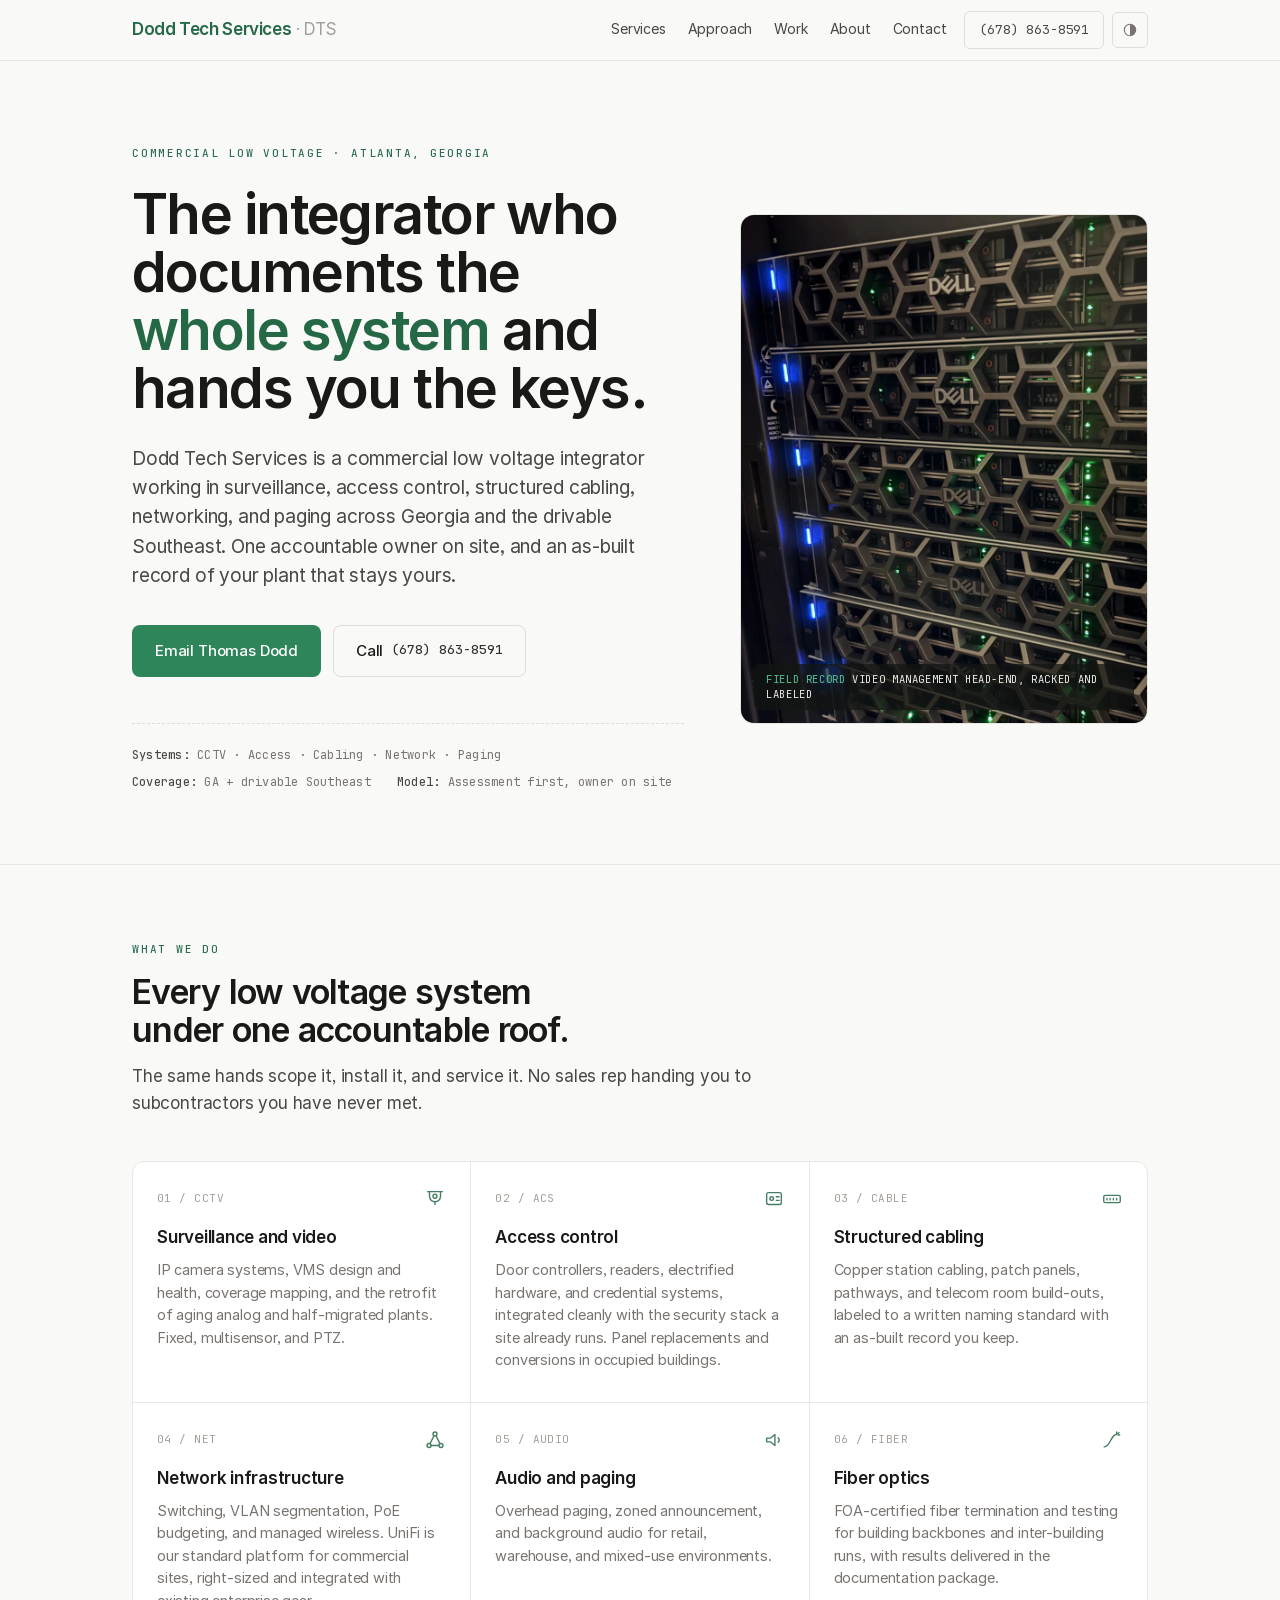
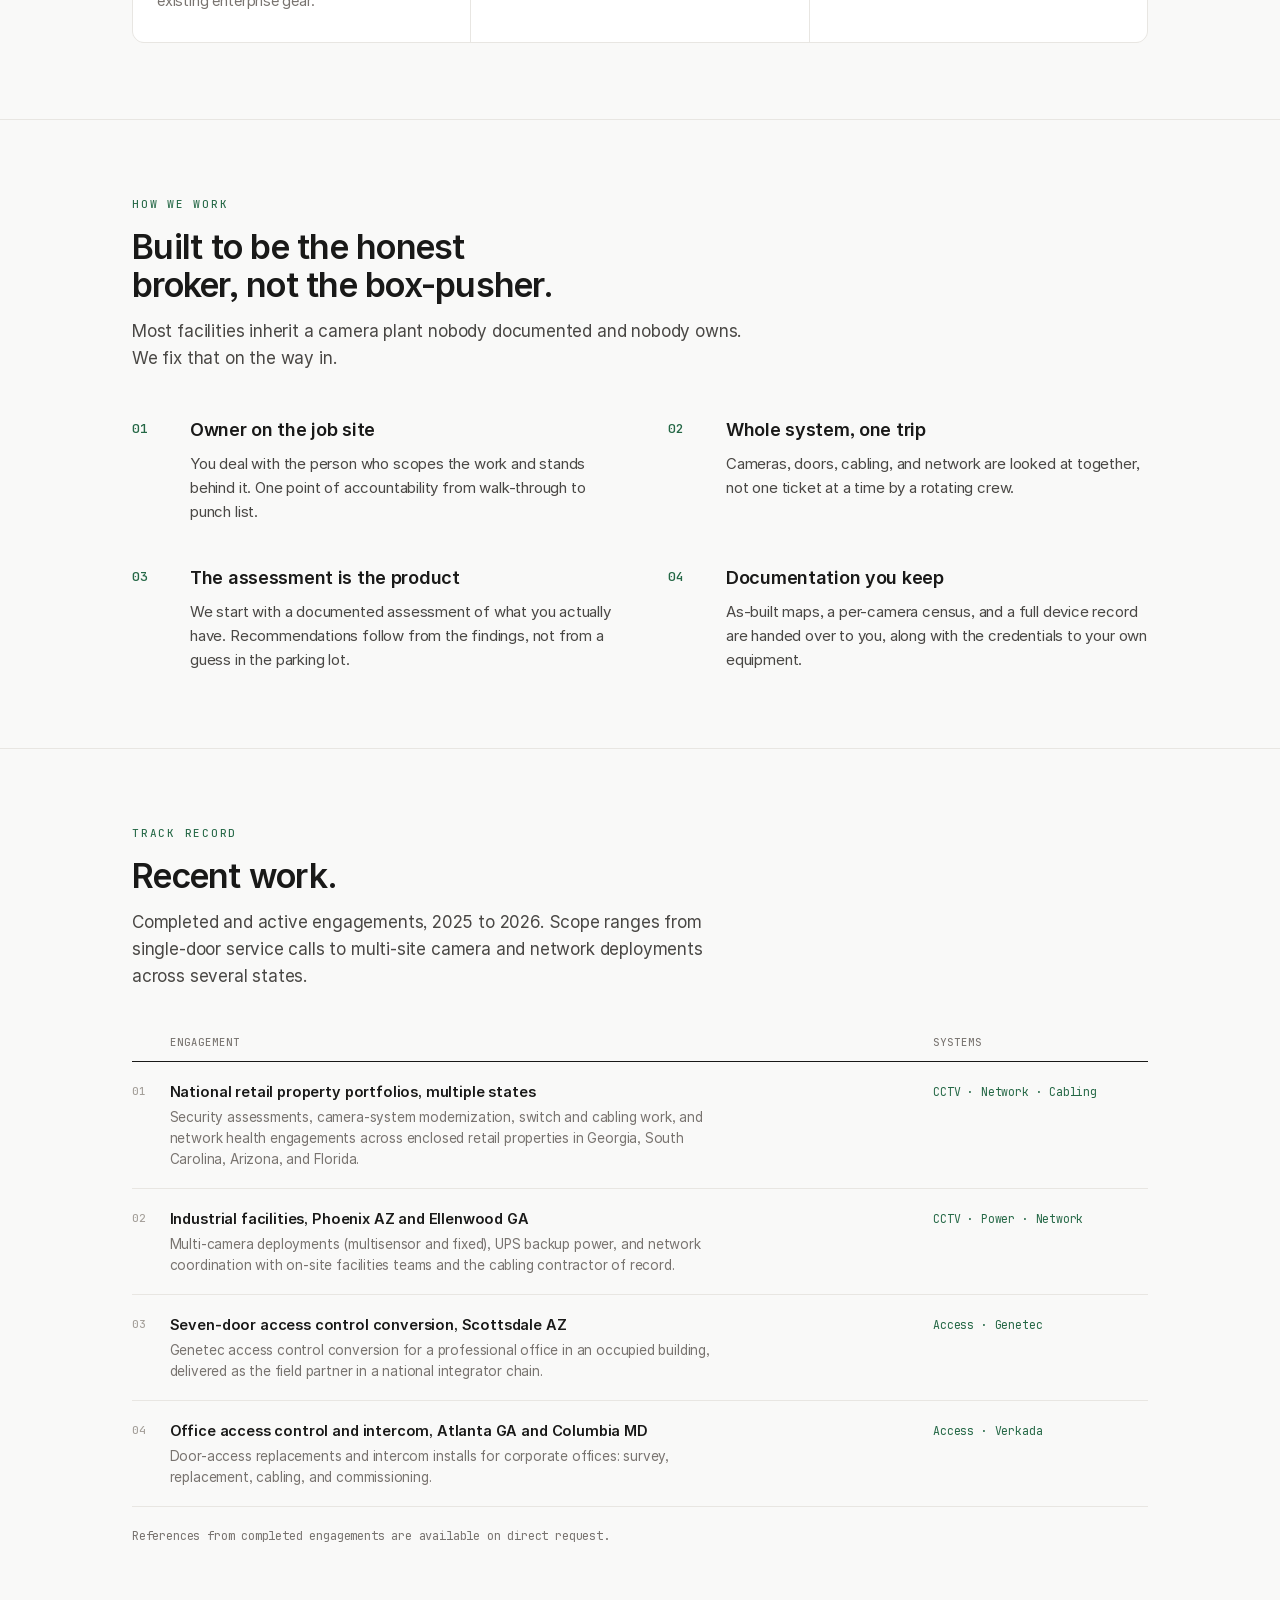
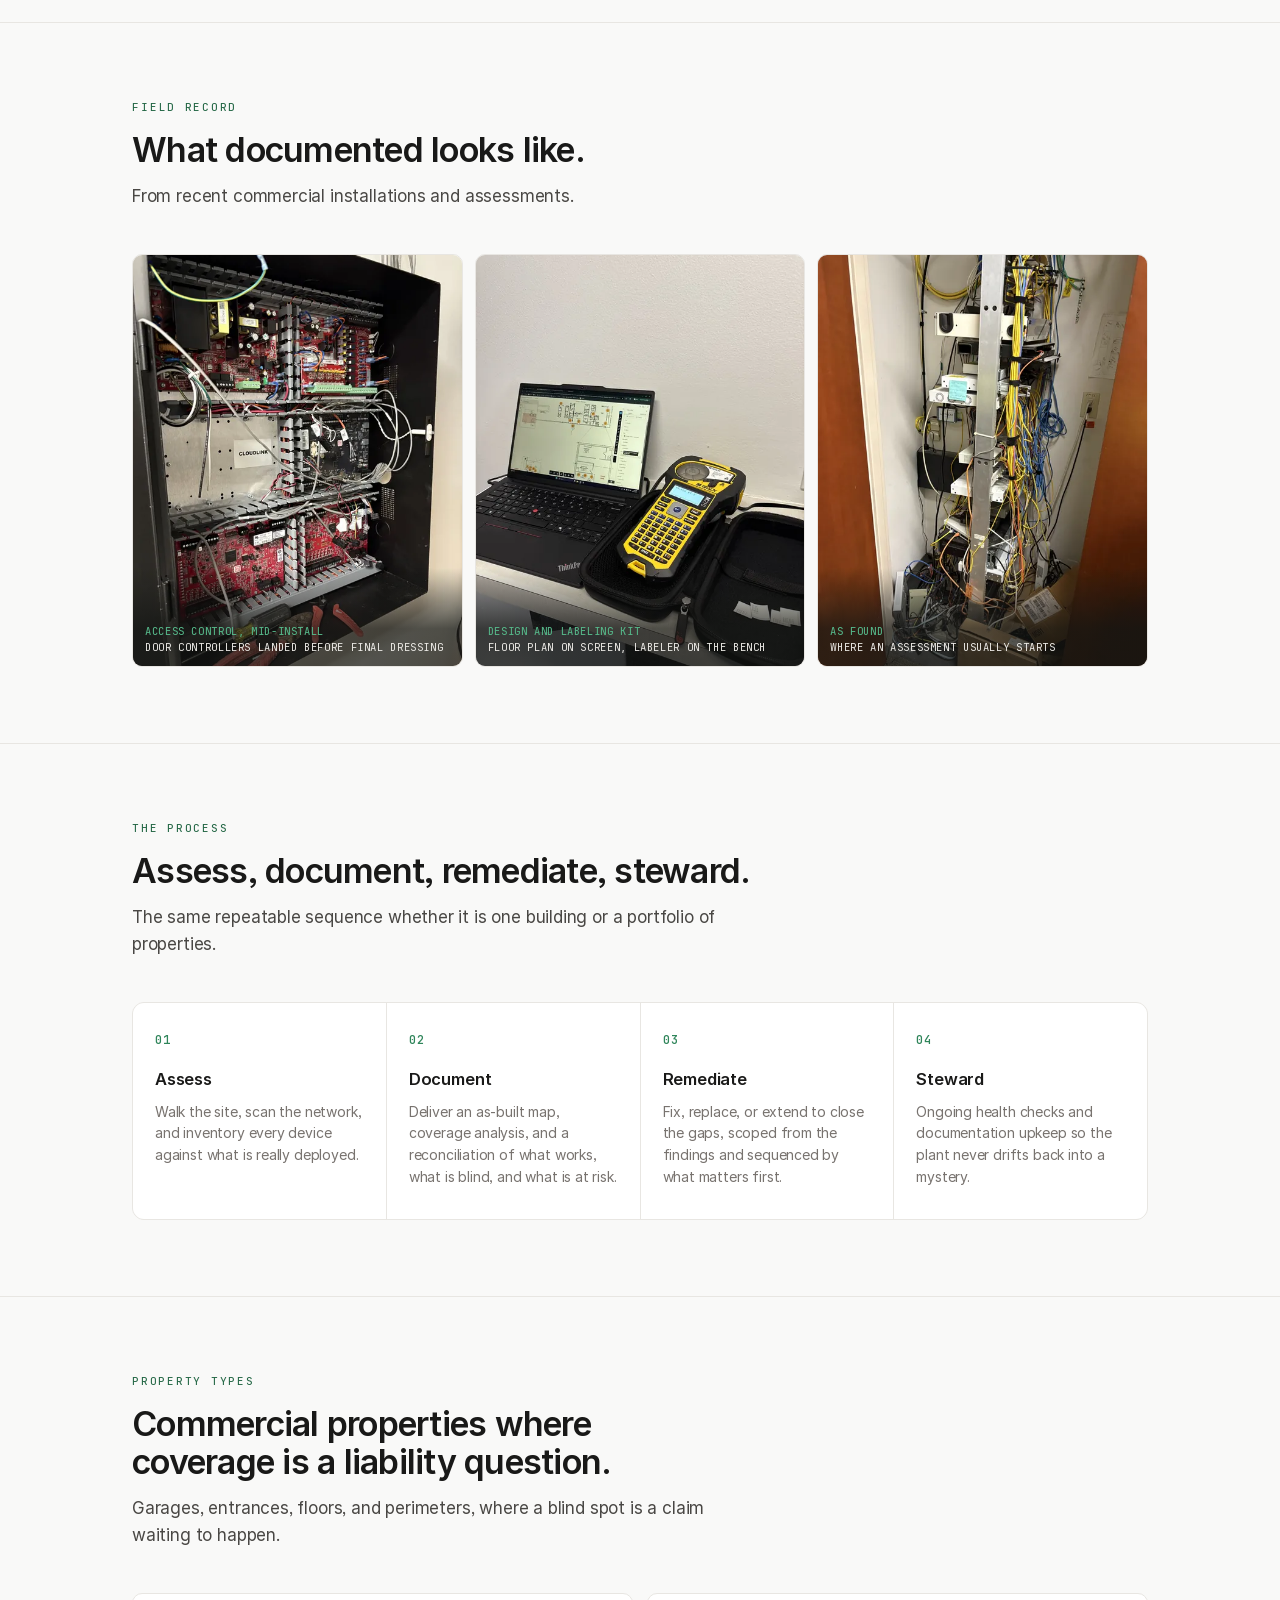
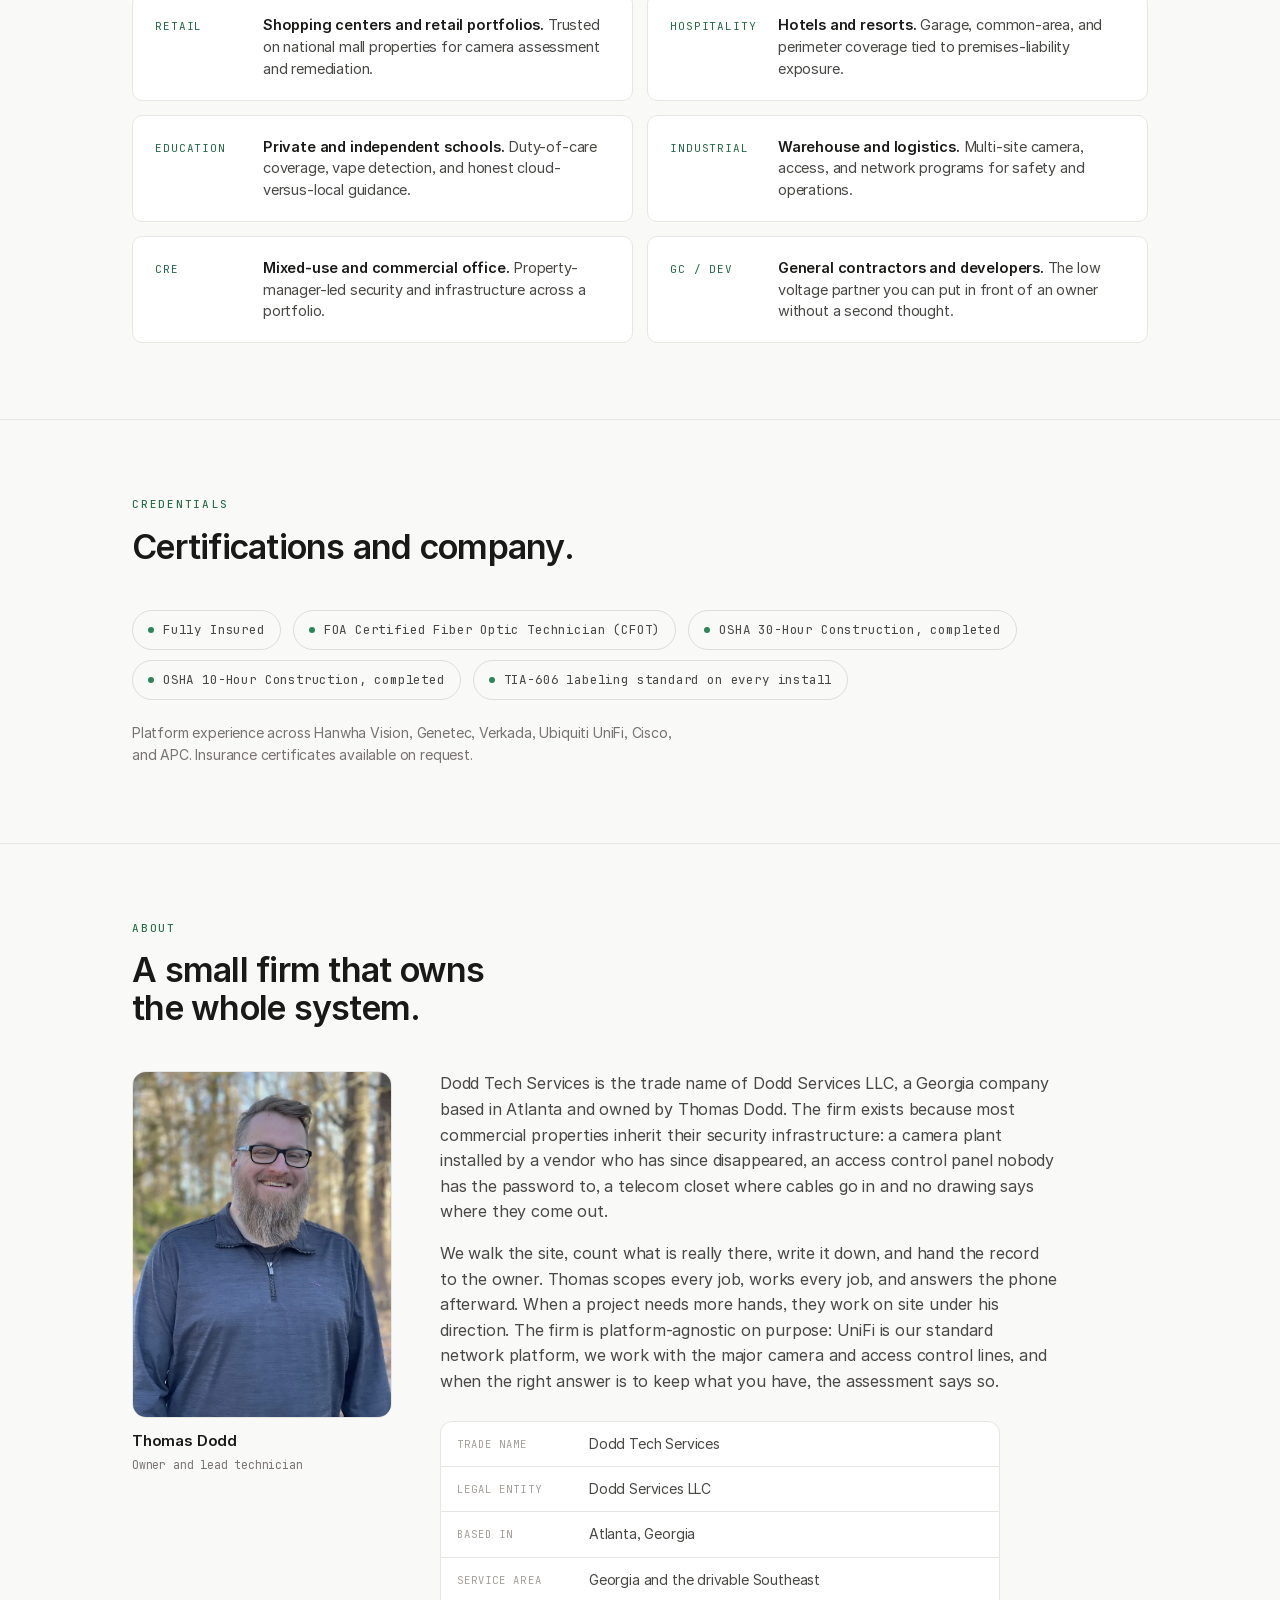
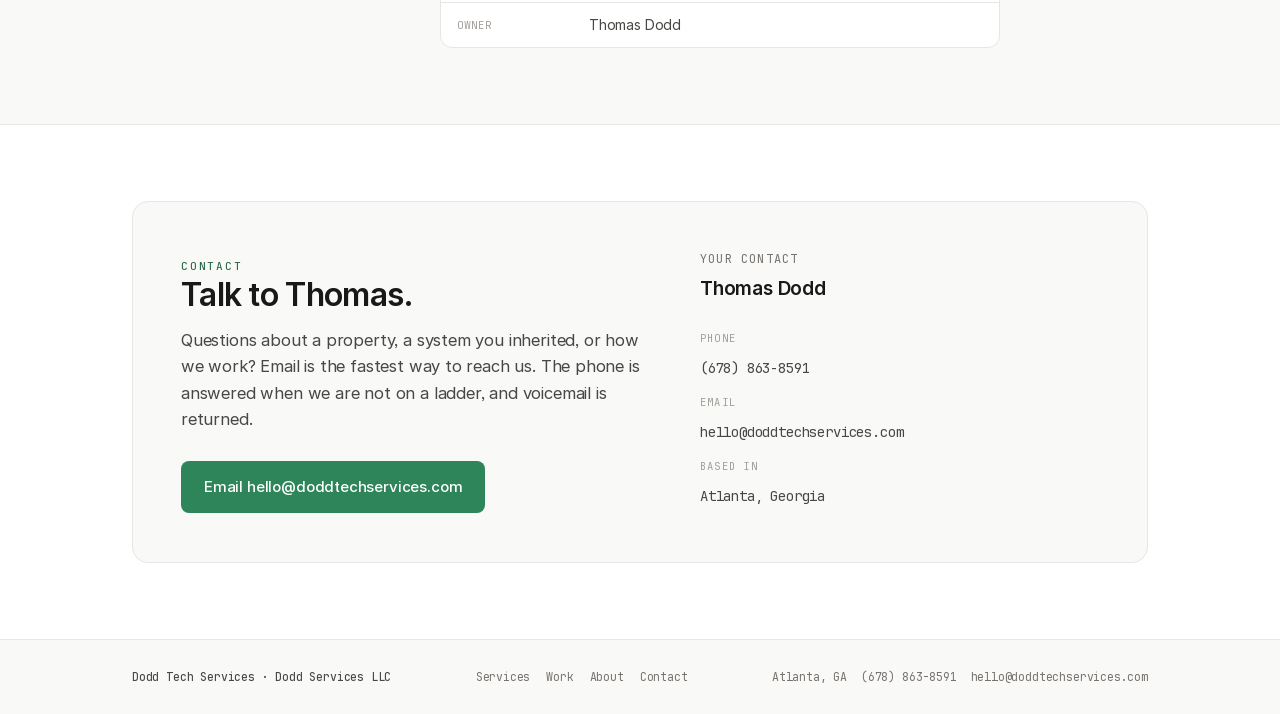
<file: index.html>
<!doctype html>
<html lang="en">
<head>
  <meta charset="utf-8">
  <meta name="viewport" content="width=device-width, initial-scale=1">
  <title>Dodd Tech Services | Commercial Security and Low Voltage Systems, Atlanta GA</title>
  <meta name="description" content="Dodd Tech Services is a commercial low voltage integrator in Atlanta, Georgia: surveillance, access control, structured cabling, networking, and paging for properties across Georgia and the Southeast. Owner on site, documentation you keep.">
  <link rel="canonical" href="https://doddtechservices.com/">
  <meta property="og:type" content="website">
  <meta property="og:site_name" content="Dodd Tech Services">
  <meta property="og:title" content="Dodd Tech Services | Commercial Security and Low Voltage Systems">
  <meta property="og:description" content="Surveillance, access control, structured cabling, networking, and paging for commercial properties across Georgia and the Southeast. Owner on site, documentation you keep.">
  <meta property="og:url" content="https://doddtechservices.com/">
  <meta property="og:image" content="https://doddtechservices.com/img/og.jpg">
  <meta property="og:image:width" content="1200">
  <meta property="og:image:height" content="630">
  <meta property="og:image:alt" content="Dodd Tech Services: commercial security and low voltage systems">
  <meta name="twitter:card" content="summary_large_image">
  <meta name="theme-color" content="#F9F9F8" media="(prefers-color-scheme: light)">
  <meta name="theme-color" content="#131513" media="(prefers-color-scheme: dark)">
  <link rel="icon" href="favicon.svg" type="image/svg+xml">
  <link rel="icon" href="favicon.ico" sizes="32x32">
  <link rel="apple-touch-icon" href="apple-touch-icon.png">
  <link rel="preload" href="fonts/inter-400.woff2" as="font" type="font/woff2" crossorigin>
  <link rel="preload" href="fonts/inter-600.woff2" as="font" type="font/woff2" crossorigin>
  <link rel="stylesheet" href="style.css">
  <script>
    (function () {
      try {
        var t = localStorage.getItem("dts-theme");
        if (t === "dark" || t === "light") document.documentElement.dataset.theme = t;
      } catch (e) {}
    })();
  </script>
  <script type="application/ld+json">
  {
    "@context": "https://schema.org",
    "@type": "LocalBusiness",
    "@id": "https://doddtechservices.com/#business",
    "name": "Dodd Tech Services",
    "legalName": "Dodd Services LLC",
    "url": "https://doddtechservices.com/",
    "telephone": "+1-678-863-8591",
    "email": "hello@doddtechservices.com",
    "image": "https://doddtechservices.com/img/og.jpg",
    "description": "Commercial low voltage integrator: surveillance, access control, structured cabling, networking, and paging systems for properties across Georgia and the Southeast.",
    "founder": { "@type": "Person", "name": "Thomas Dodd" },
    "address": { "@type": "PostalAddress", "addressLocality": "Atlanta", "addressRegion": "GA", "addressCountry": "US" },
    "areaServed": [
      { "@type": "State", "name": "Georgia" },
      { "@type": "State", "name": "South Carolina" },
      { "@type": "State", "name": "North Carolina" },
      { "@type": "State", "name": "Tennessee" },
      { "@type": "State", "name": "Alabama" },
      { "@type": "State", "name": "Florida" }
    ],
    "knowsAbout": ["IP video surveillance", "Access control", "Structured cabling", "Fiber optics", "Network infrastructure", "UniFi networks", "Overhead paging"]
  }
  </script>
</head>
<body>
<a class="skip" href="#main">Skip to content</a>

<header class="bar">
  <div class="wrap row">
    <a class="wordmark" href="#top">Dodd Tech Services<span class="dot"> · DTS</span></a>
    <nav class="nav" aria-label="Sections">
      <a href="#capabilities">Services</a>
      <a href="#how">Approach</a>
      <a href="#work">Work</a>
      <a href="#about">About</a>
      <a href="#contact">Contact</a>
    </nav>
    <div class="tools">
      <a class="call" href="tel:+16788638591">(678)&nbsp;863-8591</a>
      <button class="theme-toggle" type="button" aria-label="Toggle dark mode" title="Toggle dark mode">
        <svg viewBox="0 0 24 24" fill="none" stroke="currentColor" stroke-width="1.6" aria-hidden="true"><circle cx="12" cy="12" r="8.5"/><path d="M12 3.5v17A8.5 8.5 0 0 0 12 3.5z" fill="currentColor" stroke="none"/></svg>
      </button>
    </div>
  </div>
</header>

<main id="main">
  <section class="hero" id="top">
    <div class="wrap split">
      <div>
        <span class="eyebrow rv">Commercial low voltage · Atlanta, Georgia</span>
        <h1 class="rv">The integrator who documents the <em>whole system</em> and hands you the keys.</h1>
        <p class="lede rv">Dodd Tech Services is a commercial low voltage integrator working in surveillance, access control, structured cabling, networking, and paging across Georgia and the drivable Southeast. One accountable owner on site, and an as-built record of your plant that stays yours.</p>
        <div class="cta-row rv">
          <a class="btn primary" href="mailto:hello@doddtechservices.com?subject=Website%20inquiry">Email Thomas Dodd</a>
          <a class="btn ghost" href="tel:+16788638591">Call <span class="mono">(678) 863-8591</span></a>
        </div>
        <div class="specline rv">
          <span><b>Systems:</b> CCTV · Access · Cabling · Network · Paging</span>
          <span><b>Coverage:</b> GA + drivable Southeast</span>
          <span><b>Model:</b> Assessment first, owner on site</span>
        </div>
      </div>
      <figure class="hero-photo rv">
        <img src="img/vms-rack.webp" width="900" height="1200" alt="Rack-mounted video management servers with drive activity lights on" fetchpriority="high">
        <figcaption><b>Field record</b> Video management head-end, racked and labeled</figcaption>
      </figure>
    </div>
  </section>

  <section class="sec" id="capabilities">
    <div class="wrap">
      <div class="sec-head rv">
        <span class="eyebrow">What we do</span>
        <h2>Every low voltage system under one accountable roof.</h2>
        <p>The same hands scope it, install it, and service it. No sales rep handing you to subcontractors you have never met.</p>
      </div>
      <div class="grid rv">
        <div class="cell"><div class="idx-row"><div class="idx">01 / CCTV</div><span class="ic"><svg viewBox="0 0 24 24" stroke="currentColor" stroke-width="1.5" fill="none" stroke-linecap="round" stroke-linejoin="round" aria-hidden="true"><path d="M4 4h16"/><path d="M6 4v5a6 6 0 0 0 12 0V4"/><circle cx="12" cy="9" r="2.2"/><path d="M12 15v3"/></svg></span></div><h3>Surveillance and video</h3><p>IP camera systems, VMS design and health, coverage mapping, and the retrofit of aging analog and half-migrated plants. Fixed, multisensor, and PTZ.</p></div>
        <div class="cell"><div class="idx-row"><div class="idx">02 / ACS</div><span class="ic"><svg viewBox="0 0 24 24" stroke="currentColor" stroke-width="1.5" fill="none" stroke-linecap="round" stroke-linejoin="round" aria-hidden="true"><rect x="4" y="5" width="16" height="13" rx="2"/><circle cx="9.5" cy="11.5" r="2"/><path d="M14.5 9.5h3M14.5 13.5h3"/></svg></span></div><h3>Access control</h3><p>Door controllers, readers, electrified hardware, and credential systems, integrated cleanly with the security stack a site already runs. Panel replacements and conversions in occupied buildings.</p></div>
        <div class="cell"><div class="idx-row"><div class="idx">03 / CABLE</div><span class="ic"><svg viewBox="0 0 24 24" stroke="currentColor" stroke-width="1.5" fill="none" stroke-linecap="round" stroke-linejoin="round" aria-hidden="true"><rect x="3" y="8" width="18" height="8" rx="1.5"/><path d="M6.5 11.5v1.5M10 11.5v1.5M13.5 11.5v1.5M17 11.5v1.5"/></svg></span></div><h3>Structured cabling</h3><p>Copper station cabling, patch panels, pathways, and telecom room build-outs, labeled to a written naming standard with an as-built record you keep.</p></div>
        <div class="cell"><div class="idx-row"><div class="idx">04 / NET</div><span class="ic"><svg viewBox="0 0 24 24" stroke="currentColor" stroke-width="1.5" fill="none" stroke-linecap="round" stroke-linejoin="round" aria-hidden="true"><circle cx="12" cy="5.5" r="2.2"/><circle cx="5.5" cy="18" r="2.2"/><circle cx="18.5" cy="18" r="2.2"/><path d="M10.9 7.4 6.6 16M13.1 7.4l4.3 8.6M7.7 18h8.6"/></svg></span></div><h3>Network infrastructure</h3><p>Switching, VLAN segmentation, PoE budgeting, and managed wireless. UniFi is our standard platform for commercial sites, right-sized and integrated with existing enterprise gear.</p></div>
        <div class="cell"><div class="idx-row"><div class="idx">05 / AUDIO</div><span class="ic"><svg viewBox="0 0 24 24" stroke="currentColor" stroke-width="1.5" fill="none" stroke-linecap="round" stroke-linejoin="round" aria-hidden="true"><path d="M4 10v4h4l5 4V6l-5 4H4z"/><path d="M16.5 9.5a3.6 3.6 0 0 1 0 5"/></svg></span></div><h3>Audio and paging</h3><p>Overhead paging, zoned announcement, and background audio for retail, warehouse, and mixed-use environments.</p></div>
        <div class="cell"><div class="idx-row"><div class="idx">06 / FIBER</div><span class="ic"><svg viewBox="0 0 24 24" stroke="currentColor" stroke-width="1.5" fill="none" stroke-linecap="round" stroke-linejoin="round" aria-hidden="true"><path d="M3.5 19.5C10.5 19.5 10.5 6 17 6"/><path d="M17 3.2v1.6M20.4 6.5h-1.6M19.6 3.9l-1.2 1.2"/></svg></span></div><h3>Fiber optics</h3><p>FOA-certified fiber termination and testing for building backbones and inter-building runs, with results delivered in the documentation package.</p></div>
      </div>
    </div>
  </section>

  <section class="sec" id="how">
    <div class="wrap">
      <div class="sec-head rv">
        <span class="eyebrow">How we work</span>
        <h2>Built to be the honest broker, not the box-pusher.</h2>
        <p>Most facilities inherit a camera plant nobody documented and nobody owns. We fix that on the way in.</p>
      </div>
      <div class="diffs rv">
        <div class="diff"><div class="k">01</div><div><h3>Owner on the job site</h3><p>You deal with the person who scopes the work and stands behind it. One point of accountability from walk-through to punch list.</p></div></div>
        <div class="diff"><div class="k">02</div><div><h3>Whole system, one trip</h3><p>Cameras, doors, cabling, and network are looked at together, not one ticket at a time by a rotating crew.</p></div></div>
        <div class="diff"><div class="k">03</div><div><h3>The assessment is the product</h3><p>We start with a documented assessment of what you actually have. Recommendations follow from the findings, not from a guess in the parking lot.</p></div></div>
        <div class="diff"><div class="k">04</div><div><h3>Documentation you keep</h3><p>As-built maps, a per-camera census, and a full device record are handed over to you, along with the credentials to your own equipment.</p></div></div>
      </div>
    </div>
  </section>

  <section class="sec" id="work">
    <div class="wrap">
      <div class="sec-head rv">
        <span class="eyebrow">Track record</span>
        <h2>Recent work.</h2>
        <p>Completed and active engagements, 2025 to 2026. Scope ranges from single-door service calls to multi-site camera and network deployments across several states.</p>
      </div>
      <div class="track-scroll rv">
        <table class="track">
          <thead>
            <tr><th></th><th>Engagement</th><th>Systems</th></tr>
          </thead>
          <tbody>
            <tr>
              <td class="t-no">01</td>
              <td>
                <div class="t-title">National retail property portfolios, multiple states</div>
                <div class="t-detail">Security assessments, camera-system modernization, switch and cabling work, and network health engagements across enclosed retail properties in Georgia, South Carolina, Arizona, and Florida.</div>
              </td>
              <td class="t-tags">CCTV · Network · Cabling</td>
            </tr>
            <tr>
              <td class="t-no">02</td>
              <td>
                <div class="t-title">Industrial facilities, Phoenix AZ and Ellenwood GA</div>
                <div class="t-detail">Multi-camera deployments (multisensor and fixed), UPS backup power, and network coordination with on-site facilities teams and the cabling contractor of record.</div>
              </td>
              <td class="t-tags">CCTV · Power · Network</td>
            </tr>
            <tr>
              <td class="t-no">03</td>
              <td>
                <div class="t-title">Seven-door access control conversion, Scottsdale AZ</div>
                <div class="t-detail">Genetec access control conversion for a professional office in an occupied building, delivered as the field partner in a national integrator chain.</div>
              </td>
              <td class="t-tags">Access · Genetec</td>
            </tr>
            <tr>
              <td class="t-no">04</td>
              <td>
                <div class="t-title">Office access control and intercom, Atlanta GA and Columbia MD</div>
                <div class="t-detail">Door-access replacements and intercom installs for corporate offices: survey, replacement, cabling, and commissioning.</div>
              </td>
              <td class="t-tags">Access · Verkada</td>
            </tr>
          </tbody>
        </table>
      </div>
      <p class="ref-note">References from completed engagements are available on direct request.</p>
    </div>
  </section>

  <section class="sec" id="field-record">
    <div class="wrap">
      <div class="sec-head rv">
        <span class="eyebrow">Field record</span>
        <h2>What documented looks like.</h2>
        <p>From recent commercial installations and assessments.</p>
      </div>
      <div class="shots rv">
        <figure class="shot"><img src="img/access-panel-720.webp" width="540" height="720" alt="Open access control enclosure showing controller boards, power supply, and wire management channels mid-install" loading="lazy"><figcaption><b>Access control, mid-install</b>Door controllers landed before final dressing</figcaption></figure>
        <figure class="shot"><img src="img/field-documentation-720.webp" width="540" height="720" alt="Laptop displaying a floor plan with camera placements next to a handheld industrial label printer" loading="lazy"><figcaption><b>Design and labeling kit</b>Floor plan on screen, labeler on the bench</figcaption></figure>
        <figure class="shot"><img src="img/closet-as-found-720.webp" width="540" height="720" alt="Telecom closet as found: an open relay rack with undocumented switches and unmanaged cabling" loading="lazy"><figcaption><b>As found</b>Where an assessment usually starts</figcaption></figure>
      </div>
    </div>
  </section>

  <section class="sec" id="process">
    <div class="wrap">
      <div class="sec-head rv">
        <span class="eyebrow">The process</span>
        <h2>Assess, document, remediate, steward.</h2>
        <p>The same repeatable sequence whether it is one building or a portfolio of properties.</p>
      </div>
      <div class="flow rv">
        <div class="step"><div class="n">01</div><h3>Assess</h3><p>Walk the site, scan the network, and inventory every device against what is really deployed.</p></div>
        <div class="step"><div class="n">02</div><h3>Document</h3><p>Deliver an as-built map, coverage analysis, and a reconciliation of what works, what is blind, and what is at risk.</p></div>
        <div class="step"><div class="n">03</div><h3>Remediate</h3><p>Fix, replace, or extend to close the gaps, scoped from the findings and sequenced by what matters first.</p></div>
        <div class="step"><div class="n">04</div><h3>Steward</h3><p>Ongoing health checks and documentation upkeep so the plant never drifts back into a mystery.</p></div>
      </div>
    </div>
  </section>

  <section class="sec" id="who">
    <div class="wrap">
      <div class="sec-head rv">
        <span class="eyebrow">Property types</span>
        <h2>Commercial properties where coverage is a liability question.</h2>
        <p>Garages, entrances, floors, and perimeters, where a blind spot is a claim waiting to happen.</p>
      </div>
      <div class="verts rv">
        <div class="vert"><span class="tag">Retail</span><p><strong>Shopping centers and retail portfolios.</strong> Trusted on national mall properties for camera assessment and remediation.</p></div>
        <div class="vert"><span class="tag">Hospitality</span><p><strong>Hotels and resorts.</strong> Garage, common-area, and perimeter coverage tied to premises-liability exposure.</p></div>
        <div class="vert"><span class="tag">Education</span><p><strong>Private and independent schools.</strong> Duty-of-care coverage, vape detection, and honest cloud-versus-local guidance.</p></div>
        <div class="vert"><span class="tag">Industrial</span><p><strong>Warehouse and logistics.</strong> Multi-site camera, access, and network programs for safety and operations.</p></div>
        <div class="vert"><span class="tag">CRE</span><p><strong>Mixed-use and commercial office.</strong> Property-manager-led security and infrastructure across a portfolio.</p></div>
        <div class="vert"><span class="tag">GC / Dev</span><p><strong>General contractors and developers.</strong> The low voltage partner you can put in front of an owner without a second thought.</p></div>
      </div>
    </div>
  </section>

  <section class="sec" id="credentials">
    <div class="wrap">
      <div class="sec-head rv">
        <span class="eyebrow">Credentials</span>
        <h2>Certifications and company.</h2>
      </div>
      <div class="creds rv">
        <span class="cred">Fully Insured</span>
        <span class="cred">FOA Certified Fiber Optic Technician (CFOT)</span>
        <span class="cred">OSHA 30-Hour Construction, completed</span>
        <span class="cred">OSHA 10-Hour Construction, completed</span>
        <span class="cred">TIA-606 labeling standard on every install</span>
      </div>
      <p class="creds-note rv">Platform experience across Hanwha Vision, Genetec, Verkada, Ubiquiti UniFi, Cisco, and APC. Insurance certificates available on request.</p>
    </div>
  </section>

  <section class="sec" id="about">
    <div class="wrap">
      <div class="sec-head rv">
        <span class="eyebrow">About</span>
        <h2>A small firm that owns the whole system.</h2>
      </div>
      <div class="about rv">
        <figure class="portrait">
          <img src="img/thomas-dodd.webp" width="675" height="900" alt="Thomas Dodd, owner of Dodd Tech Services" loading="lazy">
          <figcaption><b>Thomas Dodd</b><span>Owner and lead technician</span></figcaption>
        </figure>
        <div class="prose">
          <p>Dodd Tech Services is the trade name of Dodd Services LLC, a Georgia company based in Atlanta and owned by Thomas Dodd. The firm exists because most commercial properties inherit their security infrastructure: a camera plant installed by a vendor who has since disappeared, an access control panel nobody has the password to, a telecom closet where cables go in and no drawing says where they come out.</p>
          <p>We walk the site, count what is really there, write it down, and hand the record to the owner. Thomas scopes every job, works every job, and answers the phone afterward. When a project needs more hands, they work on site under his direction. The firm is platform-agnostic on purpose: UniFi is our standard network platform, we work with the major camera and access control lines, and when the right answer is to keep what you have, the assessment says so.</p>
          <dl class="facts">
            <div><dt>Trade name</dt><dd>Dodd Tech Services</dd></div>
            <div><dt>Legal entity</dt><dd>Dodd Services LLC</dd></div>
            <div><dt>Based in</dt><dd>Atlanta, Georgia</dd></div>
            <div><dt>Service area</dt><dd>Georgia and the drivable Southeast</dd></div>
            <div><dt>Owner</dt><dd>Thomas Dodd</dd></div>
          </dl>
        </div>
      </div>
    </div>
  </section>

  <section class="sec contact" id="contact">
    <div class="wrap">
      <div class="card rv">
        <div>
          <span class="eyebrow">Contact</span>
          <h2>Talk to Thomas.</h2>
          <p class="lede">Questions about a property, a system you inherited, or how we work? Email is the fastest way to reach us. The phone is answered when we are not on a ladder, and voicemail is returned.</p>
          <a class="btn primary" href="mailto:hello@doddtechservices.com?subject=Website%20inquiry">Email hello@doddtechservices.com</a>
        </div>
        <div>
          <div class="who">Your contact</div>
          <div class="name">Thomas Dodd</div>
          <div class="clist">
            <div class="lbl">Phone</div>
            <a href="tel:+16788638591">(678) 863-8591</a>
            <div class="lbl">Email</div>
            <a href="mailto:hello@doddtechservices.com">hello@doddtechservices.com</a>
            <div class="lbl">Based in</div>
            <div>Atlanta, Georgia</div>
          </div>
        </div>
      </div>
    </div>
  </section>
</main>

<footer>
  <div class="wrap row">
    <span class="wm">Dodd Tech Services · Dodd Services LLC</span>
    <span class="links"><a href="#capabilities">Services</a><a href="#work">Work</a><a href="#about">About</a><a href="#contact">Contact</a></span>
    <span class="meta"><span>Atlanta, GA</span><span>(678) 863-8591</span><span>hello@doddtechservices.com</span></span>
  </div>
</footer>

<script src="site.js" defer></script>
</body>
</html>
</file>
<file: style.css>
/* Dodd Tech Services, site stylesheet (V4 Modern Technical)
   Tokens are the only place a color is defined. Components use var() only. */

@font-face { font-family: "Inter"; font-style: normal; font-weight: 400; font-display: swap; src: url("fonts/inter-400.woff2") format("woff2"); }
@font-face { font-family: "Inter"; font-style: normal; font-weight: 500; font-display: swap; src: url("fonts/inter-500.woff2") format("woff2"); }
@font-face { font-family: "Inter"; font-style: normal; font-weight: 600; font-display: swap; src: url("fonts/inter-600.woff2") format("woff2"); }
@font-face { font-family: "JetBrains Mono"; font-style: normal; font-weight: 400; font-display: swap; src: url("fonts/jbmono-400.woff2") format("woff2"); }
@font-face { font-family: "JetBrains Mono"; font-style: normal; font-weight: 500; font-display: swap; src: url("fonts/jbmono-500.woff2") format("woff2"); }
@font-face { font-family: "JetBrains Mono"; font-style: normal; font-weight: 600; font-display: swap; src: url("fonts/jbmono-600.woff2") format("woff2"); }

:root {
  --bg: #F9F9F8;
  --surface: #FFFFFF;
  --ink: #191918;
  --ink-2: #494744;
  --ink-3: #78736F;
  --ink-4: #A39E98;
  --hairline: #E8E6E2;
  --hairline-2: #DFDCD9;
  --accent: #2f855a;
  --accent-ink: #256846;
  --accent-soft: #ecfdf5;
  --focus: #2f855a;
  --caption-bg: rgba(19, 21, 19, 0.72);
  --caption-ink: #ECEAE6;
  --caption-accent: #55b487;
  --btn-ink: #FFFFFF;
  --sans: "Inter", system-ui, -apple-system, "Segoe UI", Roboto, "Helvetica Neue", Arial, sans-serif;
  --mono: "JetBrains Mono", "SF Mono", ui-monospace, Menlo, Consolas, monospace;
  color-scheme: light;
}
@media (prefers-color-scheme: dark) {
  :root:not([data-theme="light"]) {
    --bg: #131513; --surface: #1A1D1B; --ink: #ECEAE6; --ink-2: #C3BFB9; --ink-3: #948E87;
    --ink-4: #6E6862; --hairline: #2A2E2B; --hairline-2: #333833;
    --accent: #55b487; --accent-ink: #6cc79a; --accent-soft: #16261e; --focus: #55b487;
    --btn-ink: #0f1a14;
    color-scheme: dark;
  }
}
:root[data-theme="dark"] {
  --bg: #131513; --surface: #1A1D1B; --ink: #ECEAE6; --ink-2: #C3BFB9; --ink-3: #948E87;
  --ink-4: #6E6862; --hairline: #2A2E2B; --hairline-2: #333833;
  --accent: #55b487; --accent-ink: #6cc79a; --accent-soft: #16261e; --focus: #55b487;
  --btn-ink: #0f1a14;
  color-scheme: dark;
}

* { box-sizing: border-box; }
html { scroll-behavior: smooth; scroll-padding-top: 72px; }
body {
  margin: 0; background: var(--bg); color: var(--ink);
  font-family: var(--sans); font-size: 16px; line-height: 1.6;
  letter-spacing: -0.011em; -webkit-font-smoothing: antialiased;
  font-feature-settings: "cv01", "ss03", "kern", "liga";
}
img { max-width: 100%; height: auto; display: block; }
.mono { font-family: var(--mono); font-variant-numeric: tabular-nums; letter-spacing: 0; }
.eyebrow {
  font-family: var(--mono); font-size: 11px; font-weight: 500;
  text-transform: uppercase; letter-spacing: 0.16em; color: var(--accent-ink);
}
a { color: inherit; text-decoration: none; }
p a { color: var(--accent-ink); text-decoration: underline; text-underline-offset: 3px; }
a:focus-visible, button:focus-visible {
  outline: 2px solid var(--focus); outline-offset: 3px; border-radius: 3px;
}
.skip { position: absolute; left: -9999px; top: 8px; background: var(--surface); color: var(--ink); padding: 8px 12px; z-index: 50; border: 1px solid var(--hairline-2); border-radius: 6px; }
.skip:focus { left: 8px; }
.wrap { max-width: 1080px; margin: 0 auto; padding: 0 32px; }
section { border-top: 1px solid var(--hairline); }

/* ---------- top bar + nav ---------- */
header.bar {
  position: sticky; top: 0; z-index: 20;
  background: color-mix(in srgb, var(--bg) 88%, transparent);
  backdrop-filter: saturate(1.4) blur(8px);
  -webkit-backdrop-filter: saturate(1.4) blur(8px);
  border-bottom: 1px solid var(--hairline);
}
.bar .row { display: flex; align-items: center; justify-content: space-between; gap: 18px; min-height: 60px; }
.wordmark { font-weight: 600; font-size: 17px; letter-spacing: -0.022em; color: var(--accent-ink); white-space: nowrap; }
.wordmark .dot { color: var(--ink-4); font-weight: 400; }
.nav { display: flex; gap: 4px 22px; align-items: center; margin-left: auto; }
.nav a { font-size: 14px; color: var(--ink-2); padding: 6px 0; border-bottom: 1px solid transparent; transition: color .15s, border-color .15s; white-space: nowrap; }
.nav a:hover { color: var(--accent-ink); }
.bar .tools { display: flex; align-items: center; gap: 8px; }
.bar .call {
  font-family: var(--mono); font-size: 13px; color: var(--ink-2); white-space: nowrap;
  padding: 8px 14px; border: 1px solid var(--hairline-2); border-radius: 6px;
  transition: border-color .15s, color .15s;
}
.bar .call:hover { border-color: var(--accent); color: var(--accent-ink); }
.theme-toggle {
  width: 36px; height: 36px; padding: 0; cursor: pointer; display: inline-flex; align-items: center; justify-content: center;
  color: var(--ink-3); background: transparent; border: 1px solid var(--hairline-2); border-radius: 6px;
  transition: border-color .15s, color .15s;
}
.theme-toggle:hover { color: var(--accent-ink); border-color: var(--accent); }
.theme-toggle svg { width: 16px; height: 16px; }

/* ---------- hero ---------- */
.hero { padding: 84px 0 72px; border-top: none; }
.hero .split { display: grid; grid-template-columns: 1.15fr 0.85fr; gap: 56px; align-items: center; }
.hero .eyebrow { display: block; margin-bottom: 22px; }
.hero h1 {
  font-size: clamp(34px, 5vw, 56px); line-height: 1.04; font-weight: 600;
  letter-spacing: -0.028em; margin: 0 0 26px; max-width: 16ch; text-wrap: balance;
}
.hero h1 em { font-style: normal; color: var(--accent-ink); }
.hero .lede {
  font-size: clamp(17px, 2vw, 19px); color: var(--ink-2); max-width: 54ch;
  margin: 0 0 34px; line-height: 1.55;
}
.cta-row { display: flex; flex-wrap: wrap; gap: 12px; align-items: center; }
.btn {
  display: inline-flex; align-items: center; gap: 8px; cursor: pointer;
  font-family: var(--sans); font-size: 15px; font-weight: 500; padding: 13px 22px; border-radius: 8px;
  border: 1px solid transparent; transition: transform .12s, background .15s, border-color .15s, color .15s;
}
.btn.primary { background: var(--accent); color: var(--btn-ink); }
.btn.primary:hover { transform: translateY(-1px); background: var(--accent-ink); }
.btn.ghost { border-color: var(--hairline-2); color: var(--ink); background: transparent; }
.btn.ghost:hover { border-color: var(--accent); color: var(--accent-ink); }
.btn .mono { font-size: 13px; color: inherit; opacity: .9; }

.hero-photo { position: relative; margin: 0; }
.hero-photo img { width: 100%; aspect-ratio: 4 / 5; object-fit: cover; border-radius: 14px; border: 1px solid var(--hairline); }
.hero-photo figcaption {
  position: absolute; left: 14px; bottom: 14px; right: 14px;
  font-family: var(--mono); font-size: 10.5px; letter-spacing: .06em; text-transform: uppercase;
  color: var(--caption-ink); background: var(--caption-bg);
  padding: 8px 12px; border-radius: 7px; line-height: 1.4;
}
.hero-photo figcaption b { color: var(--caption-accent); font-weight: 500; }

.specline {
  margin-top: 46px; display: flex; flex-wrap: wrap; gap: 8px 26px;
  padding-top: 22px; border-top: 1px dashed var(--hairline-2);
  font-family: var(--mono); font-size: 12px; color: var(--ink-3); letter-spacing: 0.02em;
}
.specline b { color: var(--ink-2); font-weight: 500; }

/* ---------- section scaffold ---------- */
.sec { padding: 76px 0; }
.sec-head { max-width: 62ch; margin-bottom: 44px; }
.sec-head .eyebrow { display: block; margin-bottom: 14px; }
.sec-head h2 {
  font-size: clamp(24px, 3.4vw, 34px); font-weight: 600; letter-spacing: -0.022em;
  margin: 0 0 14px; line-height: 1.12; text-wrap: balance;
}
.sec-head p { margin: 0; color: var(--ink-2); font-size: 17px; }

/* ---------- systems grid ---------- */
.grid { display: grid; grid-template-columns: repeat(3, 1fr); gap: 1px; background: var(--hairline);
        border: 1px solid var(--hairline); border-radius: 12px; overflow: hidden; }
.cell { background: var(--surface); padding: 26px 24px 30px; transition: background .2s; }
.cell:hover { background: color-mix(in srgb, var(--accent-soft) 38%, var(--surface)); }
.cell .idx-row { display: flex; align-items: center; justify-content: space-between; }
.cell .idx { font-family: var(--mono); font-size: 11px; color: var(--ink-4); letter-spacing: .04em; }
.cell .ic { width: 22px; height: 22px; color: var(--accent-ink); opacity: .85; flex: none; }
.cell .ic svg { width: 100%; height: 100%; display: block; }
.cell h3 { margin: 14px 0 8px; font-size: 17px; font-weight: 600; letter-spacing: -0.014em; }
.cell p { margin: 0; font-size: 14.5px; color: var(--ink-3); line-height: 1.55; }

/* ---------- differentiators ---------- */
.diffs { display: grid; grid-template-columns: 1fr 1fr; gap: 40px 56px; }
.diff { display: grid; grid-template-columns: 40px 1fr; gap: 18px; align-items: start; }
.diff .k { font-family: var(--mono); font-size: 13px; font-weight: 600; color: var(--accent-ink); padding-top: 3px; }
.diff h3 { margin: 0 0 7px; font-size: 18px; font-weight: 600; letter-spacing: -0.016em; }
.diff p { margin: 0; color: var(--ink-2); font-size: 15px; line-height: 1.6; }

/* ---------- track record ---------- */
.track-scroll { overflow-x: auto; }
.track { width: 100%; border-collapse: collapse; min-width: 560px; }
.track th {
  padding: 0 0 10px; text-align: left; border-bottom: 1px solid var(--ink);
  font-family: var(--mono); font-weight: 500; text-transform: uppercase; letter-spacing: .1em; font-size: 10.5px; color: var(--ink-3);
}
.track td { padding: 18px 24px 18px 0; vertical-align: top; border-bottom: 1px solid var(--hairline); font-size: 14.5px; }
.track td:last-child { padding-right: 0; }
.track .t-no { font-family: var(--mono); font-size: 11px; color: var(--ink-4); font-weight: 500; width: 36px; white-space: nowrap; padding-top: 21px; }
.track .t-title { font-weight: 600; margin-bottom: 4px; color: var(--ink); letter-spacing: -0.011em; }
.track .t-detail { font-size: 13.5px; color: var(--ink-3); line-height: 1.55; max-width: 62ch; }
.track .t-tags { font-family: var(--mono); font-size: 11.5px; color: var(--accent-ink); white-space: nowrap; padding-top: 21px; }
.ref-note { margin: 20px 0 0; font-family: var(--mono); font-size: 12px; color: var(--ink-3); }

/* ---------- process ---------- */
.flow { display: grid; grid-template-columns: repeat(4, 1fr); gap: 1px; background: var(--hairline);
        border: 1px solid var(--hairline); border-radius: 12px; overflow: hidden; }
.step { background: var(--surface); padding: 28px 22px 32px; }
.step .n { font-family: var(--mono); font-size: 12px; font-weight: 600; color: var(--accent); letter-spacing: .1em; }
.step h3 { margin: 16px 0 8px; font-size: 16.5px; font-weight: 600; }
.step p { margin: 0; font-size: 14px; color: var(--ink-3); line-height: 1.55; }

/* ---------- verticals ---------- */
.verts { display: grid; grid-template-columns: repeat(2, 1fr); gap: 14px; }
.vert { display: flex; align-items: baseline; gap: 16px; padding: 20px 22px;
        background: var(--surface); border: 1px solid var(--hairline); border-radius: 10px; }
.vert .tag { font-family: var(--mono); font-size: 11px; color: var(--accent-ink); white-space: nowrap;
             text-transform: uppercase; letter-spacing: .08em; padding-top: 3px; min-width: 92px; }
.vert p { margin: 0; font-size: 14.5px; color: var(--ink-2); line-height: 1.5; }
.vert strong { color: var(--ink); font-weight: 600; }

/* ---------- field record (photo tiles) ---------- */
.shots { display: grid; grid-template-columns: repeat(3, 1fr); gap: 12px; }
.shot { margin: 0; position: relative; border-radius: 10px; overflow: hidden; border: 1px solid var(--hairline); background: var(--surface); }
.shot img { width: 100%; aspect-ratio: 4 / 5; object-fit: cover; transition: transform .5s cubic-bezier(.2,.6,.2,1); }
.shot:hover img { transform: scale(1.025); }
.shot figcaption {
  position: absolute; left: 0; right: 0; bottom: 0; padding: 56px 12px 12px;
  font-family: var(--mono); font-size: 10.5px; color: var(--caption-ink); text-transform: uppercase; letter-spacing: .06em; line-height: 1.35;
  background: linear-gradient(to top, var(--caption-bg) 0%, var(--caption-bg) 38%, transparent 100%);
}
.shot figcaption b { display: block; color: var(--caption-accent); font-weight: 500; margin-bottom: 2px; }

/* ---------- credentials ---------- */
.creds { display: flex; flex-wrap: wrap; gap: 10px 12px; }
.cred { font-family: var(--mono); font-size: 12.5px; color: var(--ink-2);
        padding: 9px 15px; border: 1px solid var(--hairline-2); border-radius: 999px;
        display: inline-flex; align-items: center; gap: 9px; }
.cred::before { content: ""; width: 6px; height: 6px; border-radius: 50%; background: var(--accent); }
.creds-note { margin: 22px 0 0; font-size: 14px; color: var(--ink-3); max-width: 62ch; }

/* ---------- about ---------- */
.about { display: grid; grid-template-columns: 260px 1fr; gap: 48px; align-items: start; }
.portrait { margin: 0; }
.portrait img { border-radius: 14px; border: 1px solid var(--hairline); width: 100%; aspect-ratio: 3 / 4; object-fit: cover; }
.portrait figcaption { margin-top: 12px; line-height: 1.45; }
.portrait figcaption b { color: var(--ink); font-weight: 600; display: block; font-size: 15px; }
.portrait figcaption span { font-family: var(--mono); font-size: 11.5px; color: var(--ink-3); }
.about .prose p { margin: 0 0 16px; color: var(--ink-2); font-size: 16px; max-width: 62ch; }
.facts { display: grid; margin: 26px 0 0; border: 1px solid var(--hairline); border-radius: 12px; background: var(--surface); overflow: hidden; max-width: 560px; }
.facts div { display: grid; grid-template-columns: 120px 1fr; gap: 12px; padding: 11px 16px; border-top: 1px solid var(--hairline); font-size: 14px; }
.facts div:first-child { border-top: none; }
.facts dt { font-family: var(--mono); font-size: 10.5px; color: var(--ink-4); text-transform: uppercase; letter-spacing: .1em; padding-top: 3px; margin: 0; }
.facts dd { margin: 0; color: var(--ink-2); }

/* ---------- contact ---------- */
.contact { background: var(--surface); }
.contact .card {
  border: 1px solid var(--hairline); border-radius: 16px; padding: 48px;
  display: grid; grid-template-columns: 1.2fr 1fr; gap: 40px; align-items: center;
  background: var(--bg);
}
.contact h2 { font-size: clamp(24px, 3.2vw, 32px); font-weight: 600; letter-spacing: -0.022em;
              margin: 0 0 14px; line-height: 1.12; text-wrap: balance; }
.contact .lede { color: var(--ink-2); font-size: 16.5px; margin: 0 0 28px; max-width: 46ch; }
.who { font-family: var(--mono); font-size: 12px; color: var(--ink-3); text-transform: uppercase; letter-spacing: .1em; margin-bottom: 4px; }
.name { font-size: 19px; font-weight: 600; margin-bottom: 20px; }
.clist { display: grid; gap: 3px; }
.clist a, .clist div { font-family: var(--mono); font-size: 14px; color: var(--ink-2); padding: 6px 0; }
.clist a:hover { color: var(--accent-ink); }
.clist .lbl { font-size: 10.5px; color: var(--ink-4); text-transform: uppercase; letter-spacing: .12em; padding-bottom: 1px; }

/* ---------- 404 ---------- */
.page-head { padding: 64px 0 72px; max-width: 64ch; }
.page-head .eyebrow { display: block; margin-bottom: 14px; }
.page-head h1 { font-size: clamp(30px, 4.2vw, 44px); font-weight: 600; letter-spacing: -0.022em; margin: 0 0 14px; line-height: 1.12; text-wrap: balance; }
.page-head p { margin: 0; color: var(--ink-2); font-size: 17px; }

/* ---------- footer ---------- */
footer { border-top: 1px solid var(--hairline); }
footer .row { display: flex; flex-wrap: wrap; justify-content: space-between; gap: 12px 24px;
              padding-block: 28px; font-family: var(--mono); font-size: 11.5px; color: var(--ink-3); }
footer .meta { display: flex; flex-wrap: wrap; gap: 4px 14px; }
footer .row .wm { color: var(--ink-2); font-weight: 500; }
footer .links { display: flex; gap: 16px; flex-wrap: wrap; }
footer .links a:hover { color: var(--accent-ink); }

/* ---------- reveal motion (JS adds .in; no-JS and reduced-motion stay visible) ---------- */
.rv { opacity: 1; transform: none; }
html.js .rv { opacity: 0; transform: translateY(14px);
              transition: opacity .55s cubic-bezier(.2,.6,.2,1), transform .55s cubic-bezier(.2,.6,.2,1); }
html.js .rv.in { opacity: 1; transform: none; }
html.js .hero .rv { transition-duration: .7s; }
@media (prefers-reduced-motion: reduce) {
  html.js .rv { opacity: 1; transform: none; transition: none; }
  * { transition: none !important; }
  html { scroll-behavior: auto; }
}
@media print {
  html.js .rv { opacity: 1 !important; transform: none !important; transition: none !important; }
  header.bar { position: static; }
  .theme-toggle { display: none; }
}

/* ---------- responsive ---------- */
@media (max-width: 960px) {
  .hero .split { grid-template-columns: 1fr; gap: 36px; }
  .hero-photo { max-width: 520px; }
  .hero-photo img { aspect-ratio: 5 / 4; }
}
@media (max-width: 860px) {
  .grid, .flow { grid-template-columns: repeat(2, 1fr); }
  .diffs, .verts { grid-template-columns: 1fr; }
  .contact .card { grid-template-columns: 1fr; padding: 34px; }
  .about { grid-template-columns: 1fr; gap: 28px; }
  .portrait { max-width: 260px; }
}
@media (max-width: 700px) {
  .bar .row { flex-wrap: wrap; padding-block: 10px; row-gap: 6px; }
  .nav { order: 3; width: 100%; margin-left: 0; gap: 0 18px; overflow-x: auto; white-space: nowrap; -webkit-overflow-scrolling: touch; scrollbar-width: none; }
  .nav::-webkit-scrollbar { display: none; }
  .nav a { font-size: 13px; }
  .bar .call { padding: 7px 11px; font-size: 12px; }
}
@media (max-width: 640px) {
  .track { min-width: 0; }
  .track thead { display: none; }
  .track tr { display: grid; grid-template-columns: 36px 1fr; border-bottom: 1px solid var(--hairline); padding: 16px 0; }
  .track td { display: block; border: 0; padding: 0; }
  .track .t-no { padding-top: 3px; }
  .track .t-tags { grid-column: 2; padding-top: 8px; white-space: normal; }
}
@media (max-width: 520px) {
  .wrap { padding: 0 20px; }
  .grid, .flow { grid-template-columns: 1fr; }
  .shots { grid-template-columns: 1fr; }
  .shot img { aspect-ratio: 4 / 3; }
  .hero { padding: 52px 0 48px; }
  .contact .card { padding: 26px; }
  .facts div { grid-template-columns: 100px 1fr; }
}
</file>
